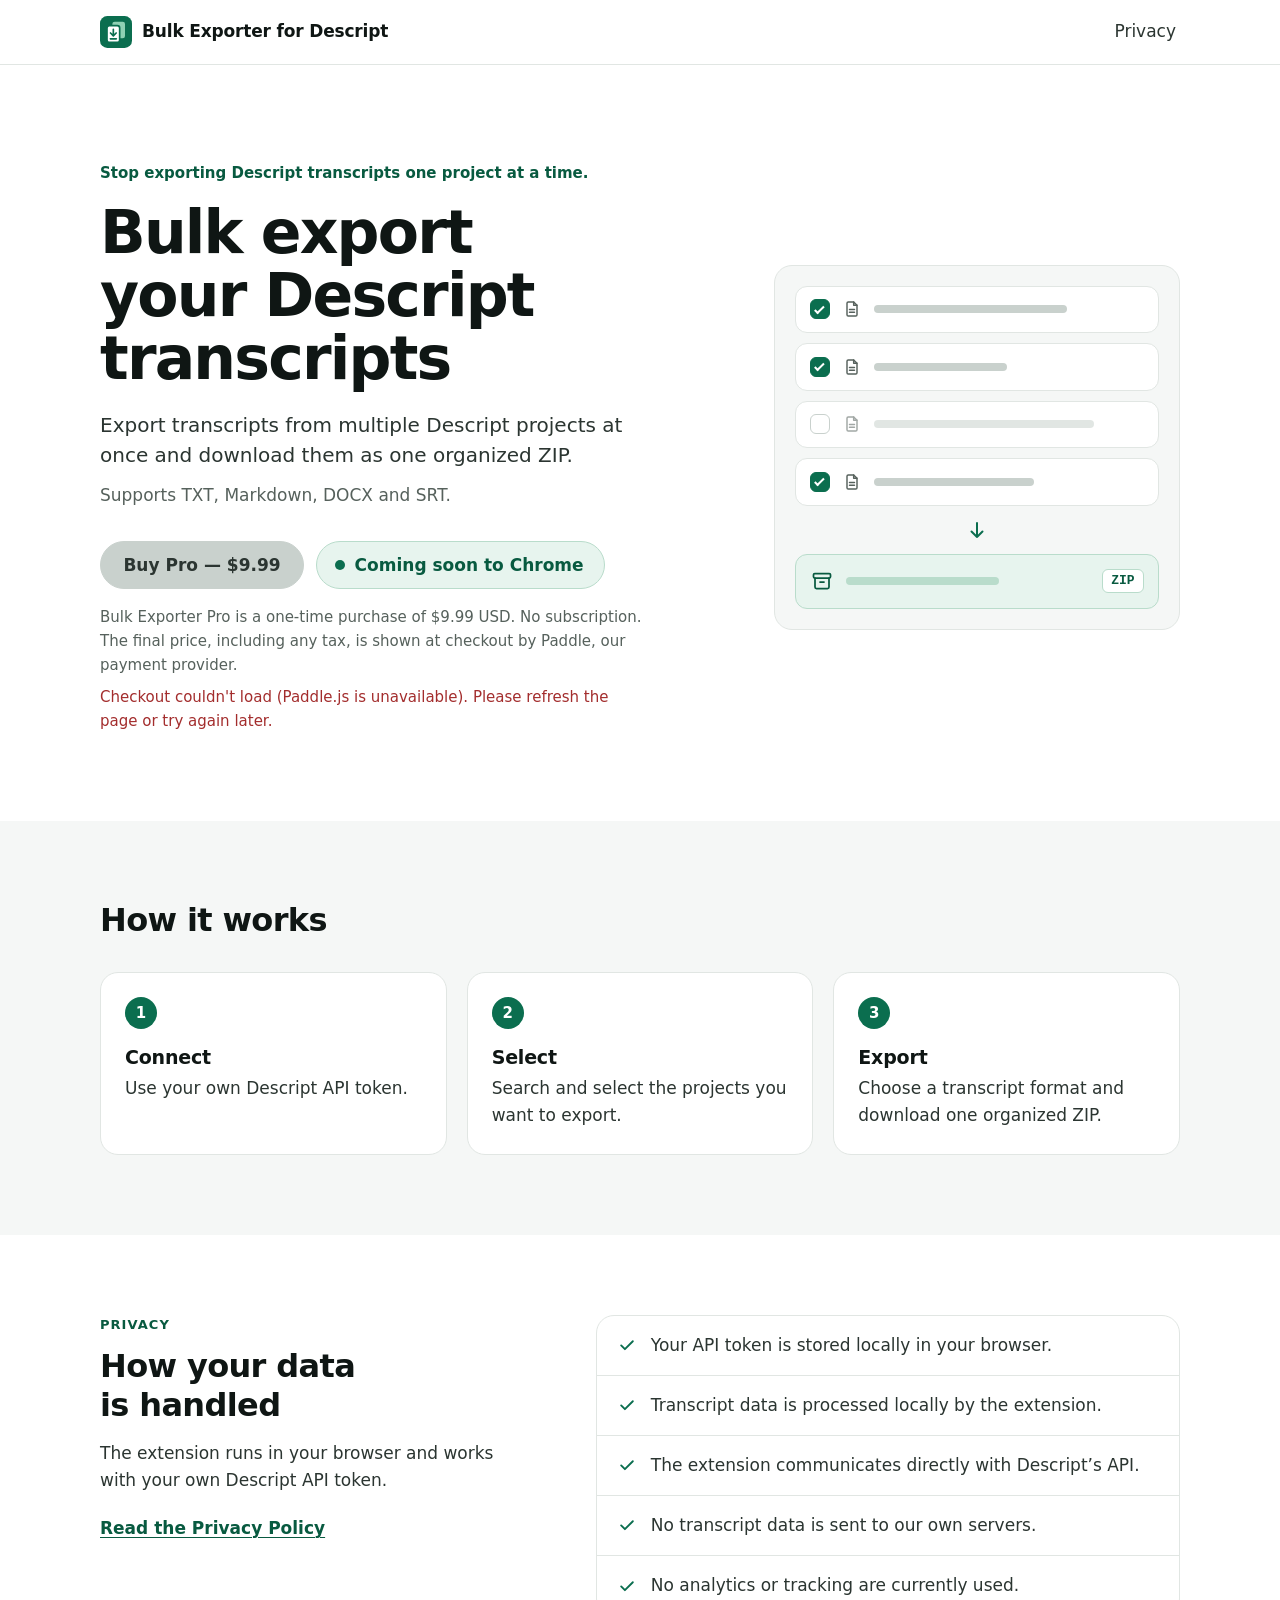
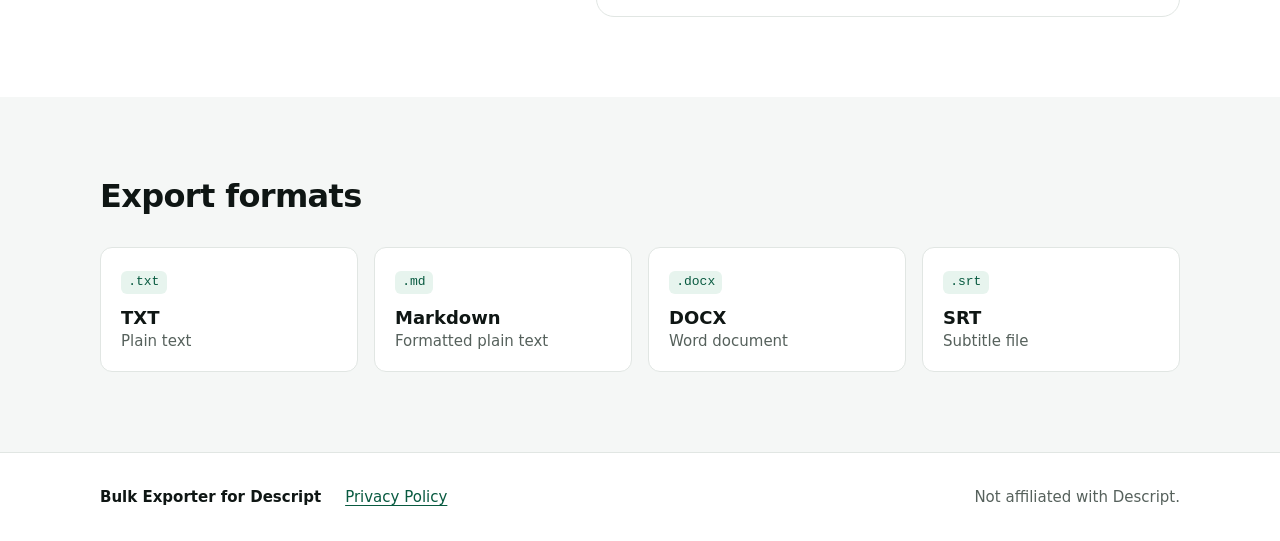
<file: index.html>
<!doctype html>
<html lang="en">
<head>
  <meta charset="utf-8">
  <meta name="viewport" content="width=device-width, initial-scale=1">
  <title>Bulk Exporter for Descript — Bulk Transcript Export</title>
  <meta name="description" content="Export transcripts from multiple Descript projects at once to TXT, Markdown, DOCX or SRT.">
  <meta property="og:type" content="website">
  <meta property="og:site_name" content="Bulk Exporter for Descript">
  <meta property="og:title" content="Bulk Exporter for Descript — Bulk Transcript Export">
  <meta property="og:description" content="Export transcripts from multiple Descript projects at once to TXT, Markdown, DOCX or SRT.">
  <meta property="og:url" content="https://distortion0.github.io/bulk-exporter-site/">
  <meta property="og:locale" content="en_US">
  <link rel="icon" type="image/svg+xml" href="assets/brand-mark.svg">
  <link rel="stylesheet" href="styles.css">
  <script src="assets/paddle-config.js" defer></script>
  <script src="https://cdn.paddle.com/paddle/v2/paddle.js" defer></script>
  <script src="assets/checkout.js" defer></script>
</head>
<body>
  <a class="skip-link" href="#main">Skip to content</a>

  <svg class="sprite" aria-hidden="true" focusable="false">
    <symbol id="icon-check" viewBox="0 0 24 24">
      <path d="M5 12.5l4.5 4.5L19 7.5"/>
    </symbol>
    <symbol id="icon-doc" viewBox="0 0 24 24">
      <path d="M7.5 3.5H14l4 4V19a1.5 1.5 0 0 1-1.5 1.5h-9A1.5 1.5 0 0 1 6 19V5a1.5 1.5 0 0 1 1.5-1.5Z"/>
      <path d="M14 3.5v4h4M9 12.5h6M9 16h6"/>
    </symbol>
    <symbol id="icon-zip" viewBox="0 0 24 24">
      <rect x="3.5" y="4.5" width="17" height="4.5" rx="1.25"/>
      <path d="M5 9v9a1.5 1.5 0 0 0 1.5 1.5h11A1.5 1.5 0 0 0 19 18V9M10 13h4"/>
    </symbol>
    <symbol id="icon-arrow-down" viewBox="0 0 24 24">
      <path d="M12 5v14M6.5 13.5 12 19l5.5-5.5"/>
    </symbol>
  </svg>

  <header class="site-header">
    <div class="container header-inner">
      <a class="brand" href="index.html" aria-current="page">
        <img src="assets/brand-mark.svg" alt="" width="32" height="32">
        <span>Bulk Exporter for Descript</span>
      </a>
      <nav aria-label="Primary">
        <a class="nav-link" href="privacy.html">Privacy</a>
      </nav>
    </div>
  </header>

  <main id="main">
    <section class="hero" aria-labelledby="hero-title">
      <div class="container hero-inner">
        <div>
          <p class="kicker">Stop exporting Descript transcripts one project at a time.</p>
          <h1 id="hero-title">Bulk export your Descript transcripts</h1>
          <p class="hero-lead">Export transcripts from multiple Descript projects at once and download them as one organized ZIP.</p>
          <p class="hero-formats">Supports TXT, Markdown, DOCX and SRT.</p>
          <div class="hero-actions">
            <button type="button" id="buy-pro" class="button" disabled aria-describedby="buy-pro-note">Buy Pro — $9.99</button>
            <p class="status"><span class="status-dot" aria-hidden="true"></span>Coming soon to Chrome</p>
          </div>
          <p id="buy-pro-note" class="hero-note">Bulk Exporter Pro is a one-time purchase of $9.99 USD. No subscription. The final price, including any tax, is shown at checkout by Paddle, our payment provider.</p>
          <p id="checkout-mode" class="checkout-mode" hidden>Test mode: this is a Paddle sandbox checkout. No real payments are taken.</p>
          <p id="checkout-status" class="checkout-status" role="status" aria-live="polite">Loading checkout…</p>
          <noscript><p class="checkout-status is-error">JavaScript is required to buy Pro.</p></noscript>
        </div>

        <div class="hero-visual" aria-hidden="true">
          <div class="pick is-on">
            <span class="pick-box"></span>
            <svg class="icon pick-icon"><use href="#icon-doc"/></svg>
            <span class="bar bar--w1"></span>
          </div>
          <div class="pick is-on">
            <span class="pick-box"></span>
            <svg class="icon pick-icon"><use href="#icon-doc"/></svg>
            <span class="bar bar--w2"></span>
          </div>
          <div class="pick">
            <span class="pick-box"></span>
            <svg class="icon pick-icon"><use href="#icon-doc"/></svg>
            <span class="bar bar--w3"></span>
          </div>
          <div class="pick is-on">
            <span class="pick-box"></span>
            <svg class="icon pick-icon"><use href="#icon-doc"/></svg>
            <span class="bar bar--w4"></span>
          </div>
          <div class="flow">
            <svg class="icon"><use href="#icon-arrow-down"/></svg>
          </div>
          <div class="zip">
            <svg class="icon"><use href="#icon-zip"/></svg>
            <span class="bar"></span>
            <span class="zip-tag">ZIP</span>
          </div>
        </div>
      </div>
    </section>

    <section class="section section--subtle" aria-labelledby="how-title">
      <div class="container">
        <h2 id="how-title">How it works</h2>
        <ol class="steps" role="list">
          <li class="step">
            <span class="step-num" aria-hidden="true">1</span>
            <h3>Connect</h3>
            <p>Use your own Descript API token.</p>
          </li>
          <li class="step">
            <span class="step-num" aria-hidden="true">2</span>
            <h3>Select</h3>
            <p>Search and select the projects you want to export.</p>
          </li>
          <li class="step">
            <span class="step-num" aria-hidden="true">3</span>
            <h3>Export</h3>
            <p>Choose a transcript format and download one organized ZIP.</p>
          </li>
        </ol>
      </div>
    </section>

    <section class="section" aria-labelledby="privacy-title">
      <div class="container split">
        <div>
          <p class="eyebrow">Privacy</p>
          <h2 id="privacy-title">How your data is handled</h2>
          <p class="split-lead">The extension runs in your browser and works with your own Descript API token.</p>
          <p class="split-link"><a href="privacy.html">Read the Privacy Policy</a></p>
        </div>
        <ul class="facts" role="list">
          <li>
            <svg class="icon" aria-hidden="true" focusable="false"><use href="#icon-check"/></svg>
            <span>Your API token is stored locally in your browser.</span>
          </li>
          <li>
            <svg class="icon" aria-hidden="true" focusable="false"><use href="#icon-check"/></svg>
            <span>Transcript data is processed locally by the extension.</span>
          </li>
          <li>
            <svg class="icon" aria-hidden="true" focusable="false"><use href="#icon-check"/></svg>
            <span>The extension communicates directly with Descript’s API.</span>
          </li>
          <li>
            <svg class="icon" aria-hidden="true" focusable="false"><use href="#icon-check"/></svg>
            <span>No transcript data is sent to our own servers.</span>
          </li>
          <li>
            <svg class="icon" aria-hidden="true" focusable="false"><use href="#icon-check"/></svg>
            <span>No analytics or tracking are currently used.</span>
          </li>
        </ul>
      </div>
    </section>

    <section class="section section--subtle" aria-labelledby="formats-title">
      <div class="container">
        <h2 id="formats-title">Export formats</h2>
        <ul class="formats" role="list">
          <li class="format">
            <span class="format-ext" aria-hidden="true">.txt</span>
            <span class="format-name">TXT</span>
            <span class="format-desc">Plain text</span>
          </li>
          <li class="format">
            <span class="format-ext" aria-hidden="true">.md</span>
            <span class="format-name">Markdown</span>
            <span class="format-desc">Formatted plain text</span>
          </li>
          <li class="format">
            <span class="format-ext" aria-hidden="true">.docx</span>
            <span class="format-name">DOCX</span>
            <span class="format-desc">Word document</span>
          </li>
          <li class="format">
            <span class="format-ext" aria-hidden="true">.srt</span>
            <span class="format-name">SRT</span>
            <span class="format-desc">Subtitle file</span>
          </li>
        </ul>
      </div>
    </section>
  </main>

  <footer class="site-footer">
    <div class="container footer-inner">
      <p class="footer-name">Bulk Exporter for Descript</p>
      <p><a href="privacy.html">Privacy Policy</a></p>
      <p class="footer-note">Not affiliated with Descript.</p>
    </div>
  </footer>
</body>
</html>
</file>
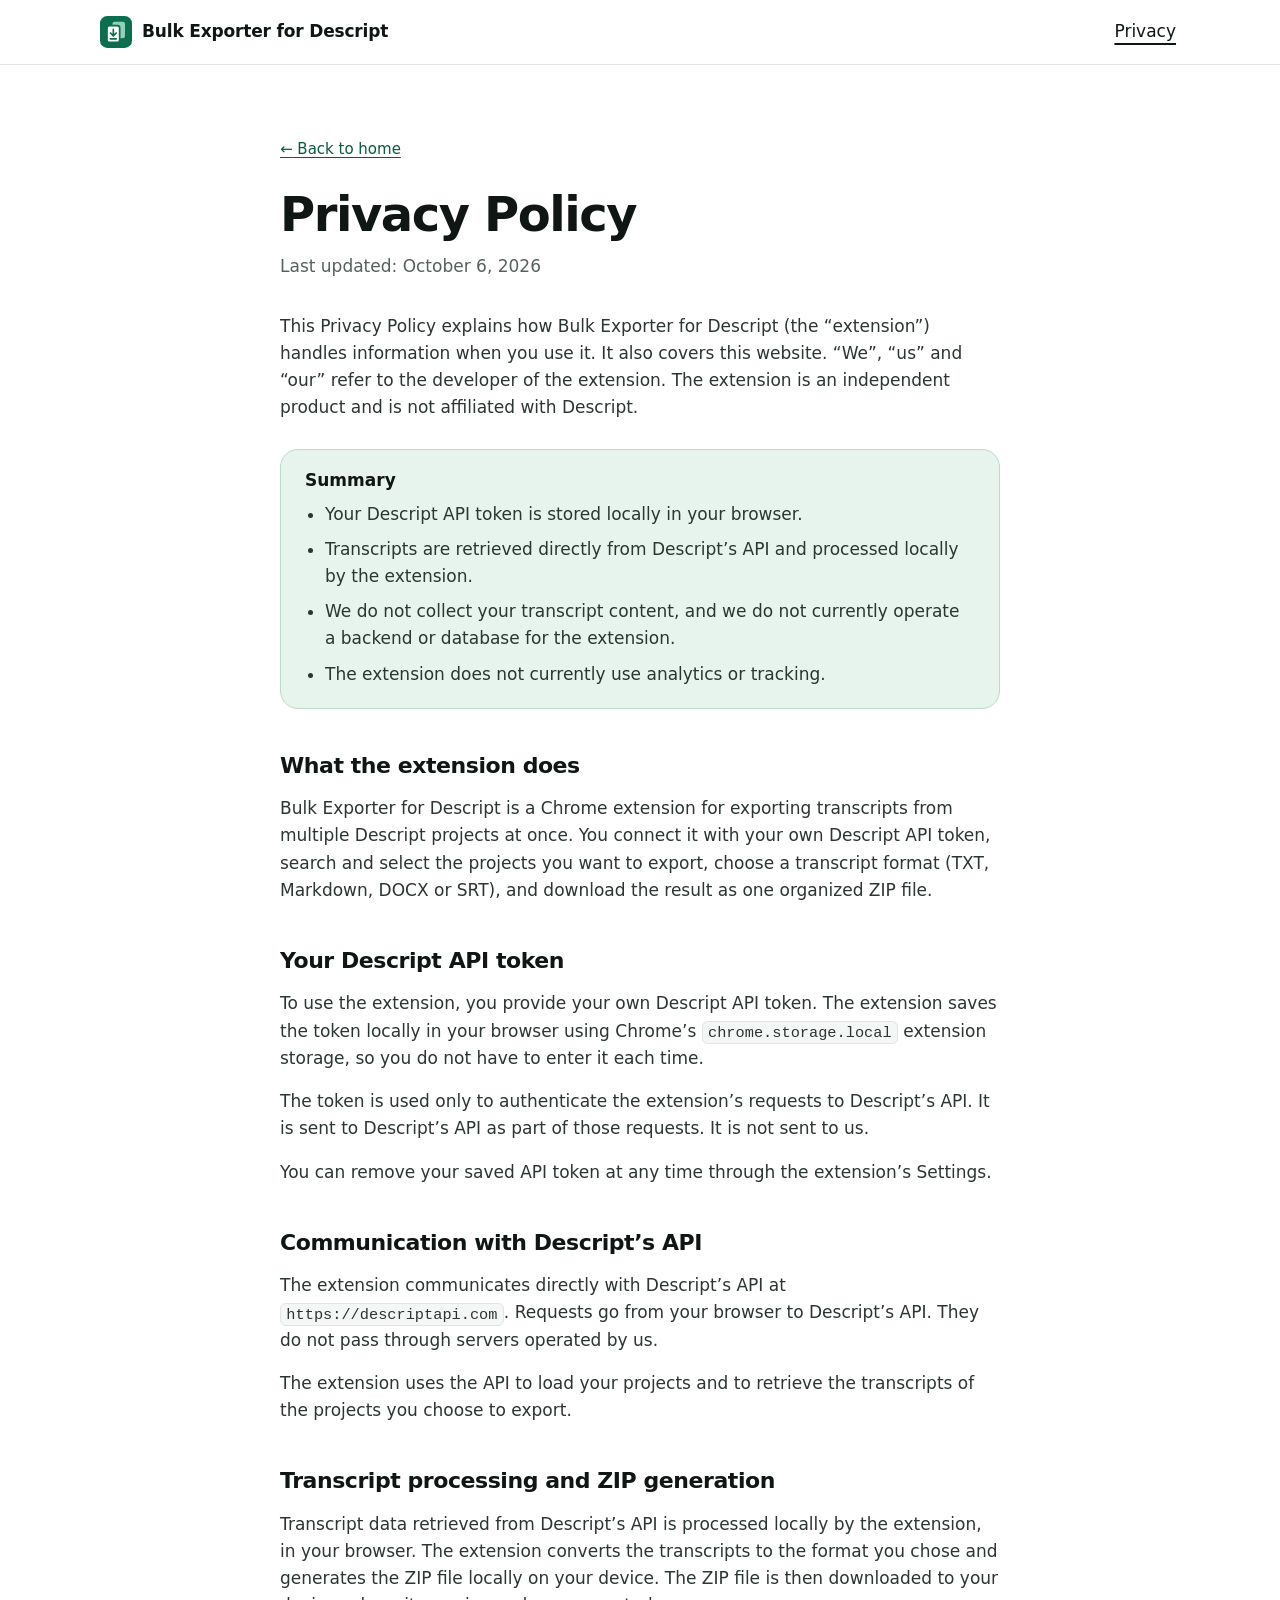
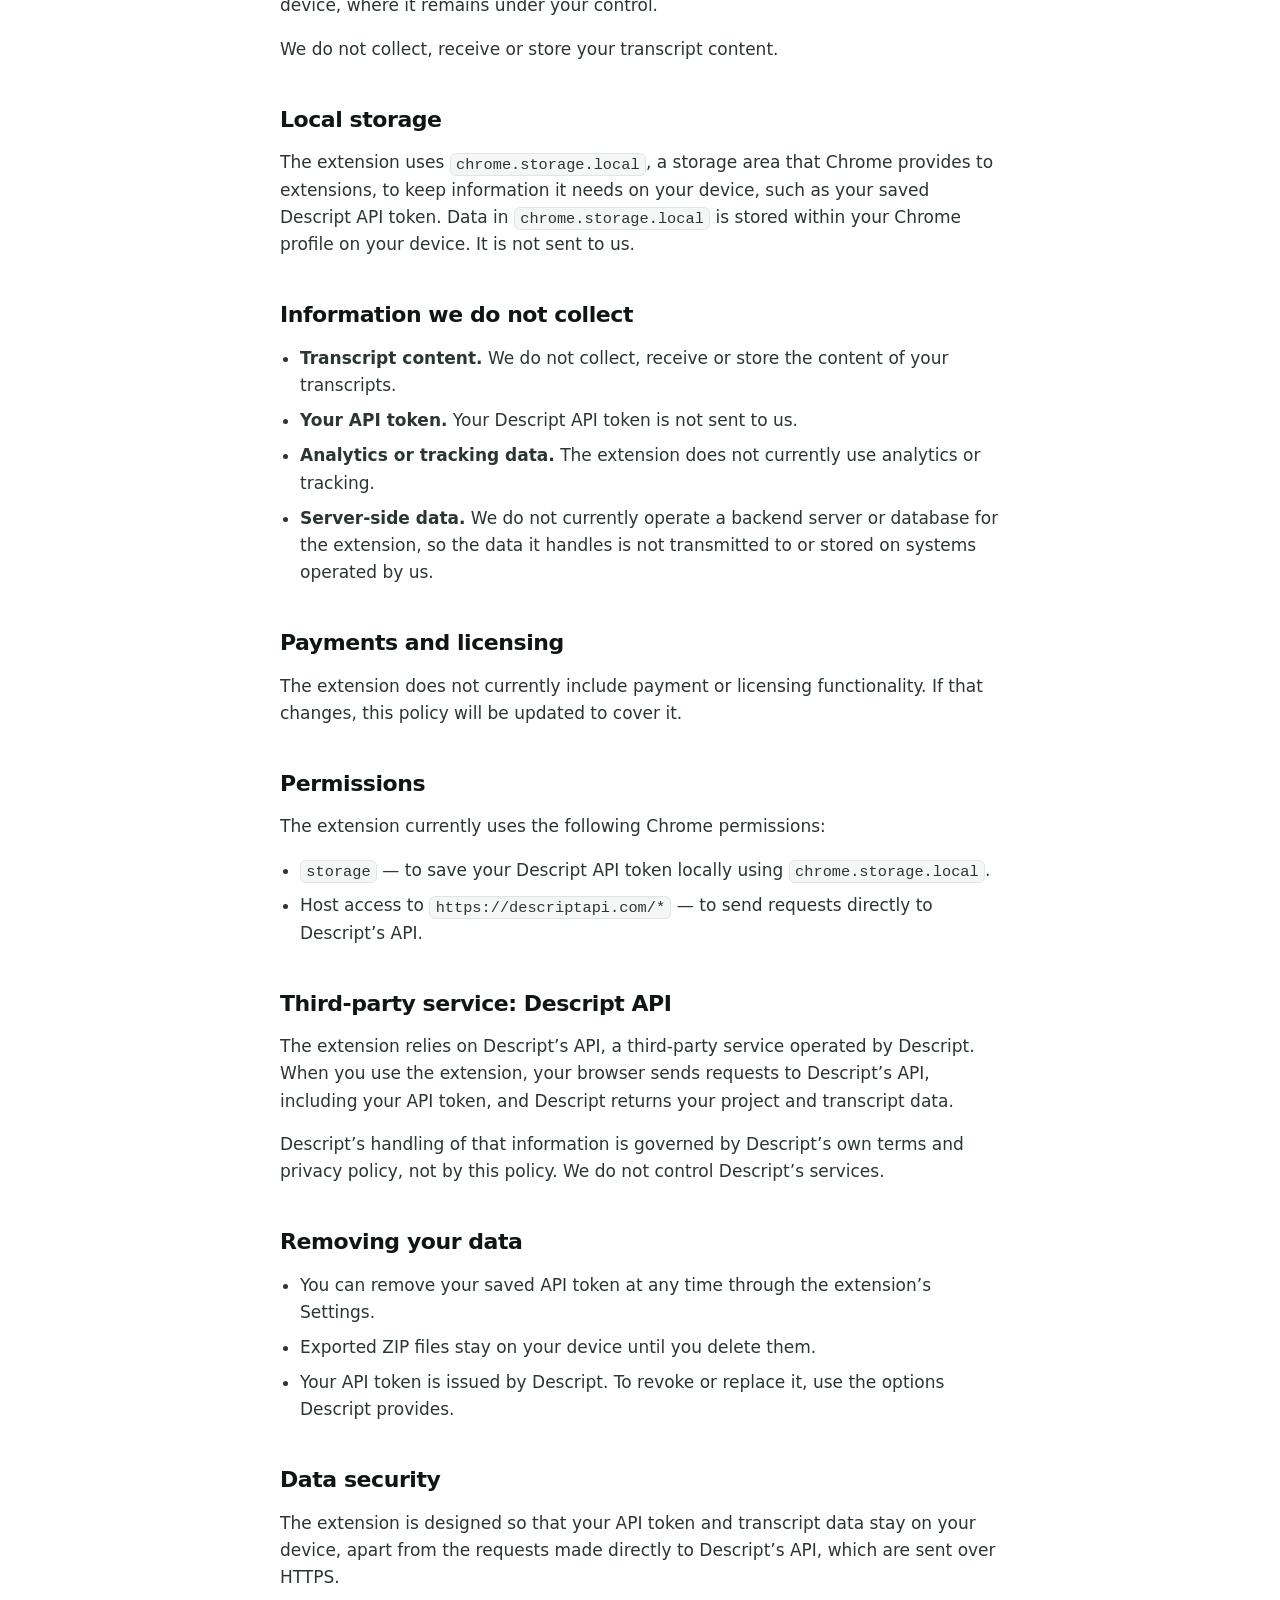
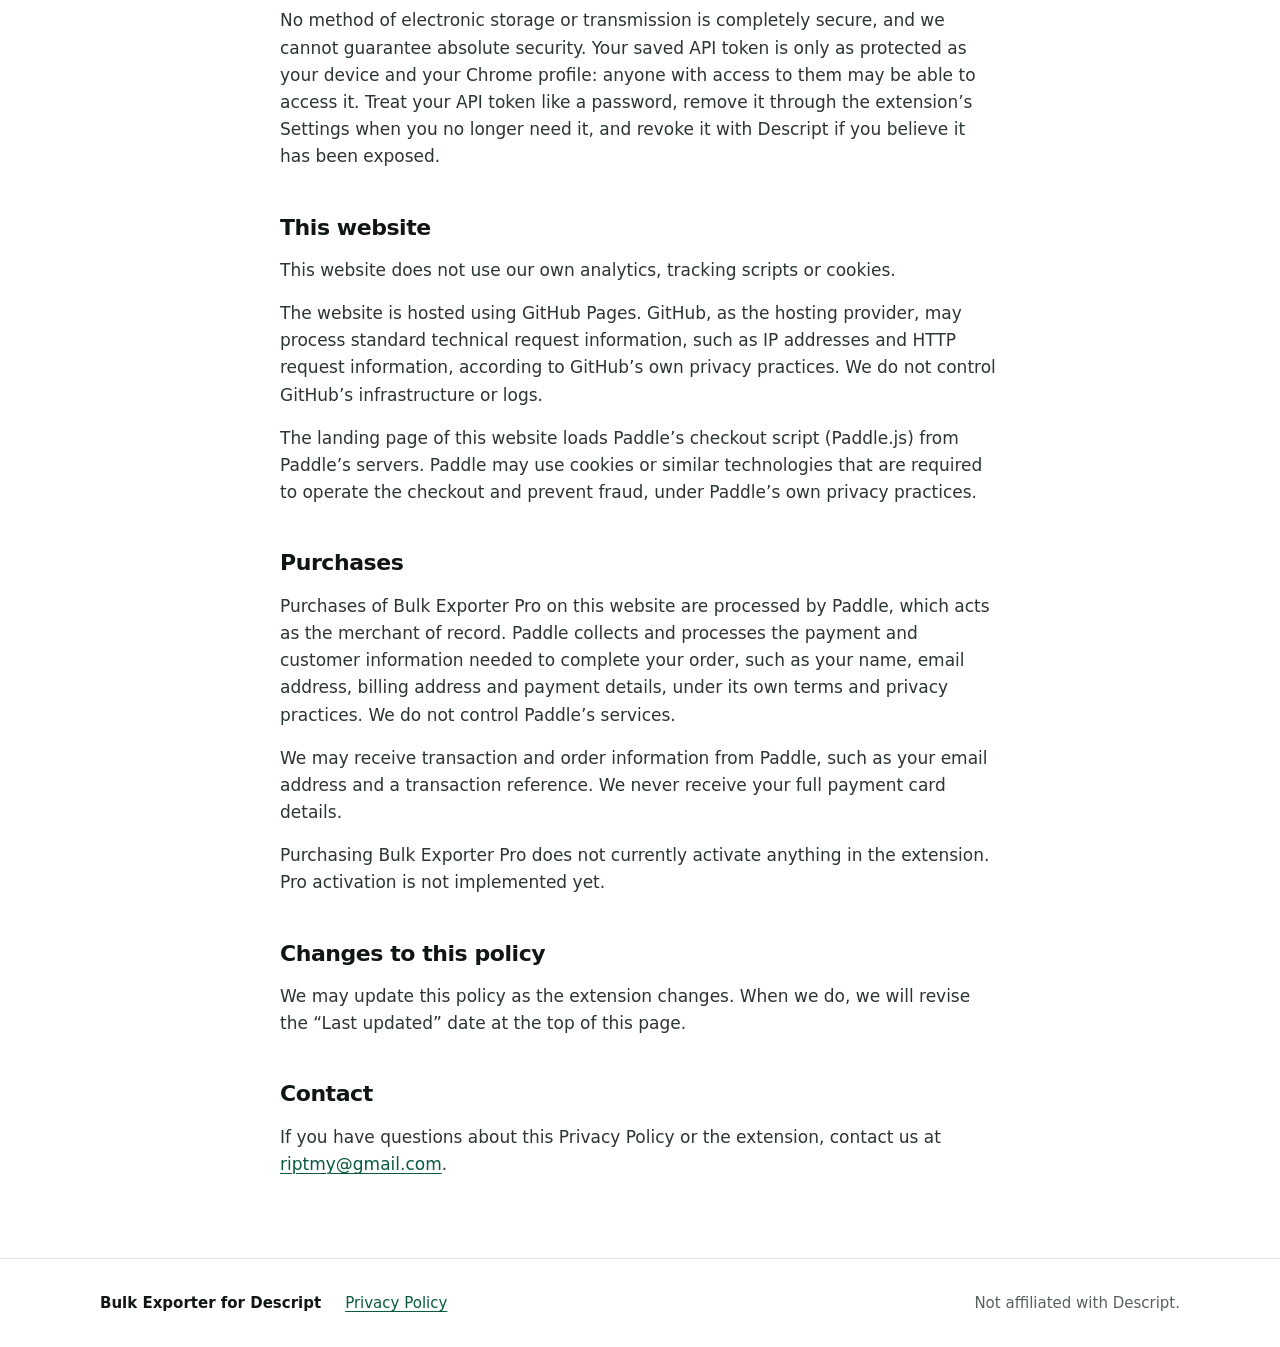
<file: privacy.html>
<!doctype html>
<html lang="en">
<head>
  <meta charset="utf-8">
  <meta name="viewport" content="width=device-width, initial-scale=1">
  <title>Privacy Policy — Bulk Exporter for Descript</title>
  <meta name="description" content="How Bulk Exporter for Descript handles your Descript API token and transcript data.">
  <meta property="og:type" content="website">
  <meta property="og:site_name" content="Bulk Exporter for Descript">
  <meta property="og:title" content="Privacy Policy — Bulk Exporter for Descript">
  <meta property="og:description" content="How Bulk Exporter for Descript handles your Descript API token and transcript data.">
  <meta property="og:url" content="https://distortion0.github.io/bulk-exporter-site/privacy.html">
  <meta property="og:locale" content="en_US">
  <link rel="icon" type="image/svg+xml" href="assets/brand-mark.svg">
  <link rel="stylesheet" href="styles.css">
</head>
<body>
  <a class="skip-link" href="#main">Skip to content</a>

  <header class="site-header">
    <div class="container header-inner">
      <a class="brand" href="index.html">
        <img src="assets/brand-mark.svg" alt="" width="32" height="32">
        <span>Bulk Exporter for Descript</span>
      </a>
      <nav aria-label="Primary">
        <a class="nav-link" href="privacy.html" aria-current="page">Privacy</a>
      </nav>
    </div>
  </header>

  <main id="main" class="policy">
    <article class="container container--narrow">
      <p class="back-link"><a href="index.html"><span aria-hidden="true">←</span> Back to home</a></p>

      <h1>Privacy Policy</h1>
      <p class="policy-meta">Last updated: <time datetime="2026-10-06">October 6, 2026</time></p>

      <div class="policy-body">
        <p>This Privacy Policy explains how Bulk Exporter for Descript (the “extension”) handles information when you use it. It also covers this website. “We”, “us” and “our” refer to the developer of the extension. The extension is an independent product and is not affiliated with Descript.</p>

        <section class="summary" aria-labelledby="summary-title">
          <h2 id="summary-title">Summary</h2>
          <ul>
            <li>Your Descript API token is stored locally in your browser.</li>
            <li>Transcripts are retrieved directly from Descript’s API and processed locally by the extension.</li>
            <li>We do not collect your transcript content, and we do not currently operate a backend or database for the extension.</li>
            <li>The extension does not currently use analytics or tracking.</li>
          </ul>
        </section>

        <h2>What the extension does</h2>
        <p>Bulk Exporter for Descript is a Chrome extension for exporting transcripts from multiple Descript projects at once. You connect it with your own Descript API token, search and select the projects you want to export, choose a transcript format (TXT, Markdown, DOCX or SRT), and download the result as one organized ZIP file.</p>

        <h2>Your Descript API token</h2>
        <p>To use the extension, you provide your own Descript API token. The extension saves the token locally in your browser using Chrome’s <code>chrome.storage.local</code> extension storage, so you do not have to enter it each time.</p>
        <p>The token is used only to authenticate the extension’s requests to Descript’s API. It is sent to Descript’s API as part of those requests. It is not sent to us.</p>
        <p>You can remove your saved API token at any time through the extension’s Settings.</p>

        <h2>Communication with Descript’s API</h2>
        <p>The extension communicates directly with Descript’s API at <code>https://descriptapi.com</code>. Requests go from your browser to Descript’s API. They do not pass through servers operated by us.</p>
        <p>The extension uses the API to load your projects and to retrieve the transcripts of the projects you choose to export.</p>

        <h2>Transcript processing and ZIP generation</h2>
        <p>Transcript data retrieved from Descript’s API is processed locally by the extension, in your browser. The extension converts the transcripts to the format you chose and generates the ZIP file locally on your device. The ZIP file is then downloaded to your device, where it remains under your control.</p>
        <p>We do not collect, receive or store your transcript content.</p>

        <h2>Local storage</h2>
        <p>The extension uses <code>chrome.storage.local</code>, a storage area that Chrome provides to extensions, to keep information it needs on your device, such as your saved Descript API token. Data in <code>chrome.storage.local</code> is stored within your Chrome profile on your device. It is not sent to us.</p>

        <h2>Information we do not collect</h2>
        <ul>
          <li><strong>Transcript content.</strong> We do not collect, receive or store the content of your transcripts.</li>
          <li><strong>Your API token.</strong> Your Descript API token is not sent to us.</li>
          <li><strong>Analytics or tracking data.</strong> The extension does not currently use analytics or tracking.</li>
          <li><strong>Server-side data.</strong> We do not currently operate a backend server or database for the extension, so the data it handles is not transmitted to or stored on systems operated by us.</li>
        </ul>

        <h2>Payments and licensing</h2>
        <p>The extension does not currently include payment or licensing functionality. If that changes, this policy will be updated to cover it.</p>

        <h2>Permissions</h2>
        <p>The extension currently uses the following Chrome permissions:</p>
        <ul>
          <li><code>storage</code> — to save your Descript API token locally using <code>chrome.storage.local</code>.</li>
          <li>Host access to <code>https://descriptapi.com/*</code> — to send requests directly to Descript’s API.</li>
        </ul>

        <h2>Third-party service: Descript API</h2>
        <p>The extension relies on Descript’s API, a third-party service operated by Descript. When you use the extension, your browser sends requests to Descript’s API, including your API token, and Descript returns your project and transcript data.</p>
        <p>Descript’s handling of that information is governed by Descript’s own terms and privacy policy, not by this policy. We do not control Descript’s services.</p>

        <h2>Removing your data</h2>
        <ul>
          <li>You can remove your saved API token at any time through the extension’s Settings.</li>
          <li>Exported ZIP files stay on your device until you delete them.</li>
          <li>Your API token is issued by Descript. To revoke or replace it, use the options Descript provides.</li>
        </ul>

        <h2>Data security</h2>
        <p>The extension is designed so that your API token and transcript data stay on your device, apart from the requests made directly to Descript’s API, which are sent over HTTPS.</p>
        <p>No method of electronic storage or transmission is completely secure, and we cannot guarantee absolute security. Your saved API token is only as protected as your device and your Chrome profile: anyone with access to them may be able to access it. Treat your API token like a password, remove it through the extension’s Settings when you no longer need it, and revoke it with Descript if you believe it has been exposed.</p>

        <h2>This website</h2>
        <p>This website does not use our own analytics, tracking scripts or cookies.</p>
        <p>The website is hosted using GitHub Pages. GitHub, as the hosting provider, may process standard technical request information, such as IP addresses and HTTP request information, according to GitHub’s own privacy practices. We do not control GitHub’s infrastructure or logs.</p>
        <p>The landing page of this website loads Paddle’s checkout script (Paddle.js) from Paddle’s servers. Paddle may use cookies or similar technologies that are required to operate the checkout and prevent fraud, under Paddle’s own privacy practices.</p>

        <h2>Purchases</h2>
        <p>Purchases of Bulk Exporter Pro on this website are processed by Paddle, which acts as the merchant of record. Paddle collects and processes the payment and customer information needed to complete your order, such as your name, email address, billing address and payment details, under its own terms and privacy practices. We do not control Paddle’s services.</p>
        <p>We may receive transaction and order information from Paddle, such as your email address and a transaction reference. We never receive your full payment card details.</p>
        <p>Purchasing Bulk Exporter Pro does not currently activate anything in the extension. Pro activation is not implemented yet.</p>

        <h2>Changes to this policy</h2>
        <p>We may update this policy as the extension changes. When we do, we will revise the “Last updated” date at the top of this page.</p>

        <h2>Contact</h2>
        <p>If you have questions about this Privacy Policy or the extension, contact us at <a href="mailto:riptmy@gmail.com">riptmy@gmail.com</a>.</p>
      </div>
    </article>
  </main>

  <footer class="site-footer">
    <div class="container footer-inner">
      <p class="footer-name">Bulk Exporter for Descript</p>
      <p><a href="privacy.html" aria-current="page">Privacy Policy</a></p>
      <p class="footer-note">Not affiliated with Descript.</p>
    </div>
  </footer>
</body>
</html>
</file>
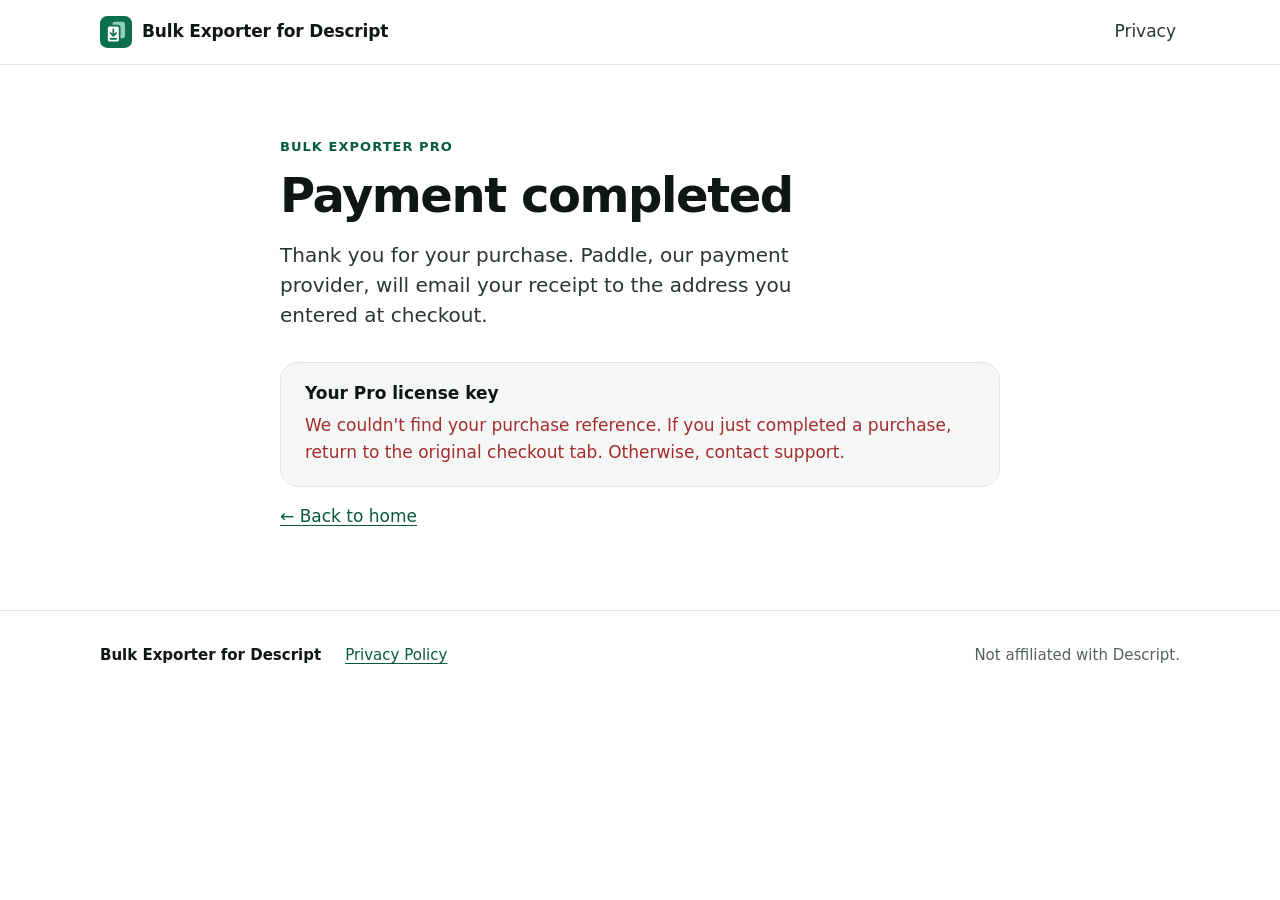
<file: success.html>
<!doctype html>
<html lang="en">
<head>
  <meta charset="utf-8">
  <meta name="viewport" content="width=device-width, initial-scale=1">
  <meta name="referrer" content="no-referrer">
  <title>Payment completed — Bulk Exporter for Descript</title>
  <meta name="description" content="Your Bulk Exporter Pro payment was completed.">
  <meta name="robots" content="noindex">
  <link rel="icon" type="image/svg+xml" href="assets/brand-mark.svg">
  <link rel="stylesheet" href="styles.css">
  <script src="assets/paddle-config.js" defer></script>
  <script src="assets/success.js" defer></script>
</head>
<body>
  <a class="skip-link" href="#main">Skip to content</a>

  <header class="site-header">
    <div class="container header-inner">
      <a class="brand" href="index.html">
        <img src="assets/brand-mark.svg" alt="" width="32" height="32">
        <span>Bulk Exporter for Descript</span>
      </a>
      <nav aria-label="Primary">
        <a class="nav-link" href="privacy.html">Privacy</a>
      </nav>
    </div>
  </header>

  <main id="main" class="policy">
    <article class="container container--narrow">
      <p class="eyebrow">Bulk Exporter Pro</p>
      <h1>Payment completed</h1>
      <p class="hero-lead">Thank you for your purchase. Paddle, our payment provider, will email your receipt to the address you entered at checkout.</p>

      <div class="policy-body">
        <section class="license" aria-labelledby="license-title">
          <h2 id="license-title">Your Pro license key</h2>
          <p class="license-status" id="license-status" aria-live="polite">
            <span class="spinner" aria-hidden="true"></span>
            <span id="license-message"></span>
          </p>
          <div id="license-result" hidden>
            <div class="license-key-row">
              <code class="license-key" id="license-key"></code>
              <button type="button" class="button button--compact" id="license-copy">Copy</button>
            </div>
            <p class="license-note">Save this key. You’ll enter it in the extension to unlock Pro.</p>
          </div>
          <p class="license-actions" id="license-retry" hidden>
            <button type="button" class="button" id="license-retry-button">Try again</button>
          </p>
        </section>

        <p><a href="index.html"><span aria-hidden="true">←</span> Back to home</a></p>
      </div>
    </article>
  </main>

  <footer class="site-footer">
    <div class="container footer-inner">
      <p class="footer-name">Bulk Exporter for Descript</p>
      <p><a href="privacy.html">Privacy Policy</a></p>
      <p class="footer-note">Not affiliated with Descript.</p>
    </div>
  </footer>
</body>
</html>
</file>
<file: styles.css>
/* Bulk Exporter for Descript — site styles */

:root {
  color-scheme: light;

  --bg: #ffffff;
  --bg-subtle: #f5f7f6;
  --ink: #0f1614;
  --text: #2b3531;
  --muted: #56615c;
  --line: #e1e6e3;
  --line-strong: #c9d1cd;
  --accent: #0b6e4f;
  --accent-strong: #085a40;
  --accent-soft: #e7f4ee;
  --accent-line: #b9dccb;

  --radius-sm: 6px;
  --radius: 12px;
  --radius-lg: 18px;
  --container: 1080px;

  --font-sans: system-ui, -apple-system, "Segoe UI", Roboto, "Helvetica Neue", Arial, sans-serif;
  --font-mono: ui-monospace, SFMono-Regular, Menlo, Consolas, "Liberation Mono", monospace;
}

/* Base */

*,
*::before,
*::after {
  box-sizing: border-box;
}

html {
  -webkit-text-size-adjust: 100%;
  text-size-adjust: 100%;
}

body {
  margin: 0;
  background: var(--bg);
  color: var(--text);
  font-family: var(--font-sans);
  font-size: 1.0625rem;
  line-height: 1.6;
  -webkit-font-smoothing: antialiased;
}

h1,
h2,
h3,
p,
ul,
ol {
  margin: 0;
}

h1,
h2,
h3 {
  color: var(--ink);
  font-weight: 700;
  text-wrap: balance;
}

h1 {
  font-size: clamp(2.25rem, 1.4rem + 3.6vw, 3.75rem);
  line-height: 1.05;
  letter-spacing: -0.03em;
}

h2 {
  font-size: clamp(1.5rem, 1.2rem + 1.4vw, 2rem);
  line-height: 1.2;
  letter-spacing: -0.02em;
}

h3 {
  font-size: 1.1875rem;
  line-height: 1.3;
  letter-spacing: -0.01em;
}

img,
svg {
  display: block;
  max-width: 100%;
}

a {
  color: var(--accent-strong);
  text-decoration-thickness: 1px;
  text-underline-offset: 0.18em;
  transition: color 0.15s ease;
}

a:hover {
  color: var(--ink);
}

:focus-visible {
  outline: 3px solid var(--accent);
  outline-offset: 3px;
  border-radius: 4px;
}

code {
  font-family: var(--font-mono);
  font-size: 0.9em;
  padding: 0.1em 0.35em;
  background: var(--bg-subtle);
  border: 1px solid var(--line);
  border-radius: var(--radius-sm);
  overflow-wrap: anywhere;
}

.container {
  width: min(100% - 2.5rem, var(--container));
  margin-inline: auto;
}

.container--narrow {
  --container: 720px;
}

.skip-link {
  position: absolute;
  top: -4rem;
  left: 1rem;
  z-index: 10;
  padding: 0.6rem 1rem;
  background: var(--ink);
  color: #ffffff;
  border-radius: var(--radius-sm);
}

.skip-link:hover {
  color: #ffffff;
}

.skip-link:focus {
  top: 1rem;
}

.sprite {
  position: absolute;
  width: 0;
  height: 0;
  overflow: hidden;
}

.icon {
  fill: none;
  stroke: currentColor;
  stroke-width: 1.75;
  stroke-linecap: round;
  stroke-linejoin: round;
}

/* Header */

.site-header {
  border-bottom: 1px solid var(--line);
}

.header-inner {
  display: flex;
  align-items: center;
  justify-content: space-between;
  gap: 1rem;
  min-height: 4rem;
}

.brand {
  display: inline-flex;
  align-items: center;
  gap: 0.625rem;
  min-width: 0;
  color: var(--ink);
  font-weight: 600;
  line-height: 1.25;
  letter-spacing: -0.01em;
  text-decoration: none;
}

.brand img {
  flex: none;
  width: 2rem;
  height: 2rem;
}

.nav-link {
  padding: 0.5rem 0.25rem;
  color: var(--text);
  font-weight: 500;
  text-decoration: none;
}

.nav-link:hover {
  color: var(--accent-strong);
  text-decoration: underline;
}

.nav-link[aria-current="page"] {
  color: var(--ink);
  text-decoration: underline;
  text-decoration-thickness: 2px;
  text-underline-offset: 0.35em;
}

/* Hero */

.hero {
  padding: clamp(3rem, 8vw, 6rem) 0 clamp(3rem, 8vw, 5.5rem);
}

.hero-inner {
  display: grid;
  grid-template-columns: minmax(0, 1.2fr) minmax(0, 0.8fr);
  gap: clamp(2rem, 5vw, 4.5rem);
  align-items: center;
}

.kicker {
  margin-bottom: 1rem;
  color: var(--accent-strong);
  font-size: 0.9375rem;
  font-weight: 600;
}

.hero-lead {
  max-width: 34rem;
  margin-top: 1.25rem;
  font-size: clamp(1.0625rem, 1rem + 0.5vw, 1.25rem);
  line-height: 1.5;
}

.hero-formats {
  margin-top: 0.75rem;
  color: var(--muted);
}

.status {
  display: inline-flex;
  align-items: center;
  gap: 0.625rem;
  margin-top: 2rem;
  padding: 0.8rem 1.25rem 0.8rem 1.1rem;
  background: var(--accent-soft);
  border: 1px solid var(--accent-line);
  border-radius: 999px;
  color: var(--accent-strong);
  font-weight: 600;
  line-height: 1.2;
}

.status-dot {
  flex: none;
  width: 0.625rem;
  height: 0.625rem;
  background: var(--accent);
  border-radius: 50%;
}

/* Pro purchase */

.hero-actions {
  display: flex;
  flex-wrap: wrap;
  align-items: center;
  gap: 0.75rem;
  margin-top: 2rem;
}

.hero-actions .status {
  margin-top: 0;
}

.button {
  display: inline-flex;
  align-items: center;
  justify-content: center;
  padding: 0.8rem 1.4rem;
  background: var(--accent);
  border: 1px solid var(--accent);
  border-radius: 999px;
  color: #ffffff;
  font: inherit;
  font-weight: 600;
  line-height: 1.2;
  cursor: pointer;
  transition: background-color 0.15s ease, border-color 0.15s ease;
}

.button:hover {
  background: var(--accent-strong);
  border-color: var(--accent-strong);
}

.button:disabled {
  background: var(--line-strong);
  border-color: var(--line-strong);
  color: var(--text);
  cursor: not-allowed;
}

.hero-note {
  max-width: 34rem;
  margin-top: 1rem;
  color: var(--muted);
  font-size: 0.9375rem;
}

.checkout-mode,
.checkout-status {
  max-width: 34rem;
  margin-top: 0.5rem;
  color: var(--muted);
  font-size: 0.9375rem;
}

.checkout-status.is-error {
  color: #a32d2d;
}

.notice {
  padding: 1.25rem 1.5rem;
  background: #fdf6e3;
  border: 1px solid #ecd9a3;
  border-radius: var(--radius-lg);
}

.policy-body > .notice h2 {
  margin-top: 0;
  font-size: 1.0625rem;
  letter-spacing: 0;
}

.notice p {
  margin-top: 0.5rem;
}

/* Hero illustration (decorative) */

.hero-visual {
  padding: 1.25rem;
  background: var(--bg-subtle);
  border: 1px solid var(--line);
  border-radius: var(--radius-lg);
}

.pick {
  display: flex;
  align-items: center;
  gap: 0.75rem;
  padding: 0.8rem 0.9rem;
  background: var(--bg);
  border: 1px solid var(--line);
  border-radius: var(--radius);
}

.pick + .pick {
  margin-top: 0.625rem;
}

.pick-box {
  display: grid;
  flex: none;
  place-items: center;
  width: 1.25rem;
  height: 1.25rem;
  border: 1.5px solid var(--line-strong);
  border-radius: var(--radius-sm);
}

.pick.is-on .pick-box {
  background: var(--accent);
  border-color: var(--accent);
}

.pick.is-on .pick-box::after {
  content: "";
  width: 0.32rem;
  height: 0.6rem;
  border: solid #ffffff;
  border-width: 0 2px 2px 0;
  transform: translateY(-1px) rotate(45deg);
}

.pick-icon {
  flex: none;
  width: 1.25rem;
  height: 1.25rem;
  color: var(--muted);
}

.bar {
  height: 0.5rem;
  background: var(--line-strong);
  border-radius: 999px;
}

.bar--w1 { width: 58%; }
.bar--w2 { width: 40%; }
.bar--w3 { width: 66%; }
.bar--w4 { width: 48%; }

.pick:not(.is-on) .pick-icon,
.pick:not(.is-on) .bar {
  opacity: 0.55;
}

.flow {
  display: grid;
  place-items: center;
  padding: 0.75rem 0;
  color: var(--accent);
}

.flow svg {
  width: 1.5rem;
  height: 1.5rem;
  stroke-width: 2;
}

.zip {
  display: flex;
  align-items: center;
  gap: 0.75rem;
  padding: 0.9rem;
  background: var(--accent-soft);
  border: 1px solid var(--accent-line);
  border-radius: var(--radius);
  color: var(--accent-strong);
}

.zip svg {
  flex: none;
  width: 1.5rem;
  height: 1.5rem;
}

.zip .bar {
  width: 46%;
  background: var(--accent-line);
}

.zip-tag {
  margin-left: auto;
  padding: 0.2rem 0.5rem;
  background: var(--bg);
  border: 1px solid var(--accent-line);
  border-radius: var(--radius-sm);
  font-family: var(--font-mono);
  font-size: 0.8125rem;
  font-weight: 600;
  line-height: 1.2;
}

/* Sections */

.section {
  padding: clamp(3rem, 7vw, 5rem) 0;
}

.section--subtle {
  background: var(--bg-subtle);
}

.eyebrow {
  margin-bottom: 0.75rem;
  color: var(--accent-strong);
  font-size: 0.8125rem;
  font-weight: 600;
  letter-spacing: 0.08em;
  text-transform: uppercase;
}

/* How it works */

.steps {
  display: grid;
  grid-template-columns: repeat(3, minmax(0, 1fr));
  gap: 1.25rem;
  margin-top: 2rem;
  padding: 0;
  list-style: none;
}

.step {
  padding: 1.5rem;
  background: var(--bg);
  border: 1px solid var(--line);
  border-radius: var(--radius-lg);
}

.step-num {
  display: grid;
  place-items: center;
  width: 2rem;
  height: 2rem;
  margin-bottom: 1rem;
  background: var(--accent);
  border-radius: 50%;
  color: #ffffff;
  font-size: 0.9375rem;
  font-weight: 700;
}

.step p {
  margin-top: 0.375rem;
}

/* Privacy summary */

.split {
  display: grid;
  grid-template-columns: minmax(0, 0.85fr) minmax(0, 1.15fr);
  gap: clamp(2rem, 5vw, 4rem);
  align-items: start;
}

.split-lead {
  max-width: 30rem;
  margin-top: 1rem;
}

.split-link {
  margin-top: 1.25rem;
  font-weight: 600;
}

.facts {
  padding: 0;
  border: 1px solid var(--line);
  border-radius: var(--radius-lg);
  list-style: none;
}

.facts li {
  display: flex;
  align-items: flex-start;
  gap: 0.875rem;
  padding: 1rem 1.25rem;
}

.facts li + li {
  border-top: 1px solid var(--line);
}

.facts svg {
  flex: none;
  width: 1.25rem;
  height: 1.25rem;
  margin-top: 0.2rem;
  color: var(--accent);
  stroke-width: 2.25;
}

/* Formats */

.formats {
  display: grid;
  grid-template-columns: repeat(4, minmax(0, 1fr));
  gap: 1rem;
  margin-top: 2rem;
  padding: 0;
  list-style: none;
}

.format {
  padding: 1.125rem 1.25rem;
  background: var(--bg);
  border: 1px solid var(--line);
  border-radius: var(--radius);
}

.format-ext {
  display: inline-block;
  padding: 0.15rem 0.45rem;
  background: var(--accent-soft);
  border-radius: var(--radius-sm);
  color: var(--accent-strong);
  font-family: var(--font-mono);
  font-size: 0.8125rem;
  line-height: 1.4;
}

.format-name {
  display: block;
  margin-top: 0.75rem;
  color: var(--ink);
  font-size: 1.125rem;
  font-weight: 600;
  line-height: 1.3;
}

.format-desc {
  display: block;
  color: var(--muted);
  font-size: 0.9375rem;
}

/* Footer */

.site-footer {
  padding: 2rem 0;
  border-top: 1px solid var(--line);
  color: var(--muted);
  font-size: 0.9375rem;
}

.footer-inner {
  display: flex;
  flex-wrap: wrap;
  align-items: center;
  gap: 0.5rem 1.5rem;
}

.footer-name {
  color: var(--ink);
  font-weight: 600;
}

.footer-note {
  margin-left: auto;
}

/* Privacy Policy page */

.policy {
  padding: clamp(2.5rem, 6vw, 4.5rem) 0 clamp(3rem, 7vw, 5rem);
}

.back-link {
  margin-bottom: 1.75rem;
  font-size: 0.9375rem;
}

.policy h1 {
  font-size: clamp(2rem, 1.5rem + 2.4vw, 3rem);
}

.policy-meta {
  margin-top: 0.875rem;
  color: var(--muted);
}

.policy-body {
  margin-top: 2rem;
}

.policy-body > * + * {
  margin-top: 1rem;
}

.policy-body > h2 {
  margin-top: 2.75rem;
  font-size: 1.375rem;
}

.policy-body ul {
  padding-left: 1.25rem;
}

.policy-body li + li {
  margin-top: 0.5rem;
}

.summary {
  margin-top: 1.75rem;
  padding: 1.25rem 1.5rem;
  background: var(--accent-soft);
  border: 1px solid var(--accent-line);
  border-radius: var(--radius-lg);
}

.summary h2 {
  font-size: 1.0625rem;
  letter-spacing: 0;
}

.summary ul {
  margin-top: 0.625rem;
}

/* License key (success page) */

.license {
  padding: 1.25rem 1.5rem;
  background: var(--bg-subtle);
  border: 1px solid var(--line);
  border-radius: var(--radius-lg);
}

.license h2 {
  font-size: 1.0625rem;
  letter-spacing: 0;
}

.license-status {
  display: flex;
  align-items: flex-start;
  gap: 0.625rem;
  margin-top: 0.5rem;
}

.license-status.is-error {
  color: #a32d2d;
}

.spinner {
  display: none;
  flex: none;
  width: 1rem;
  height: 1rem;
  margin-top: 0.35rem;
  border: 2px solid var(--accent-line);
  border-top-color: var(--accent);
  border-radius: 50%;
  animation: spin 0.8s linear infinite;
}

.license-status.is-loading .spinner {
  display: block;
}

@keyframes spin {
  to {
    transform: rotate(360deg);
  }
}

.license-key-row {
  display: flex;
  flex-wrap: wrap;
  align-items: center;
  gap: 0.75rem;
  margin-top: 0.875rem;
}

.license-key {
  max-width: 100%;
  padding: 0.55rem 0.9rem;
  background: var(--bg);
  border-color: var(--accent-line);
  color: var(--ink);
  font-size: 1.0625rem;
  font-weight: 600;
  letter-spacing: 0.02em;
  white-space: nowrap;
  overflow-x: auto;
  user-select: all;
}

.button--compact {
  padding: 0.55rem 1.1rem;
}

.license-note,
.license-actions {
  margin-top: 0.75rem;
}

.license-note {
  color: var(--muted);
  font-size: 0.9375rem;
}

/* Responsive */

@media (max-width: 860px) {
  .hero-inner,
  .split {
    grid-template-columns: minmax(0, 1fr);
  }

  .hero-visual {
    max-width: 30rem;
  }
}

@media (max-width: 720px) {
  .steps {
    grid-template-columns: minmax(0, 1fr);
  }
}

@media (max-width: 640px) {
  .formats {
    grid-template-columns: repeat(2, minmax(0, 1fr));
  }

  .footer-note {
    width: 100%;
    margin-left: 0;
  }
}

@media (max-width: 420px) {
  .brand {
    font-size: 0.9375rem;
  }

  .license {
    padding: 1.25rem 1rem;
  }

  .license-key {
    padding: 0.5rem 0.6rem;
    font-size: 0.9375rem;
    letter-spacing: 0;
  }
}

@media (prefers-reduced-motion: reduce) {
  *,
  *::before,
  *::after {
    transition: none !important;
    animation: none !important;
    scroll-behavior: auto !important;
  }
}
</file>
